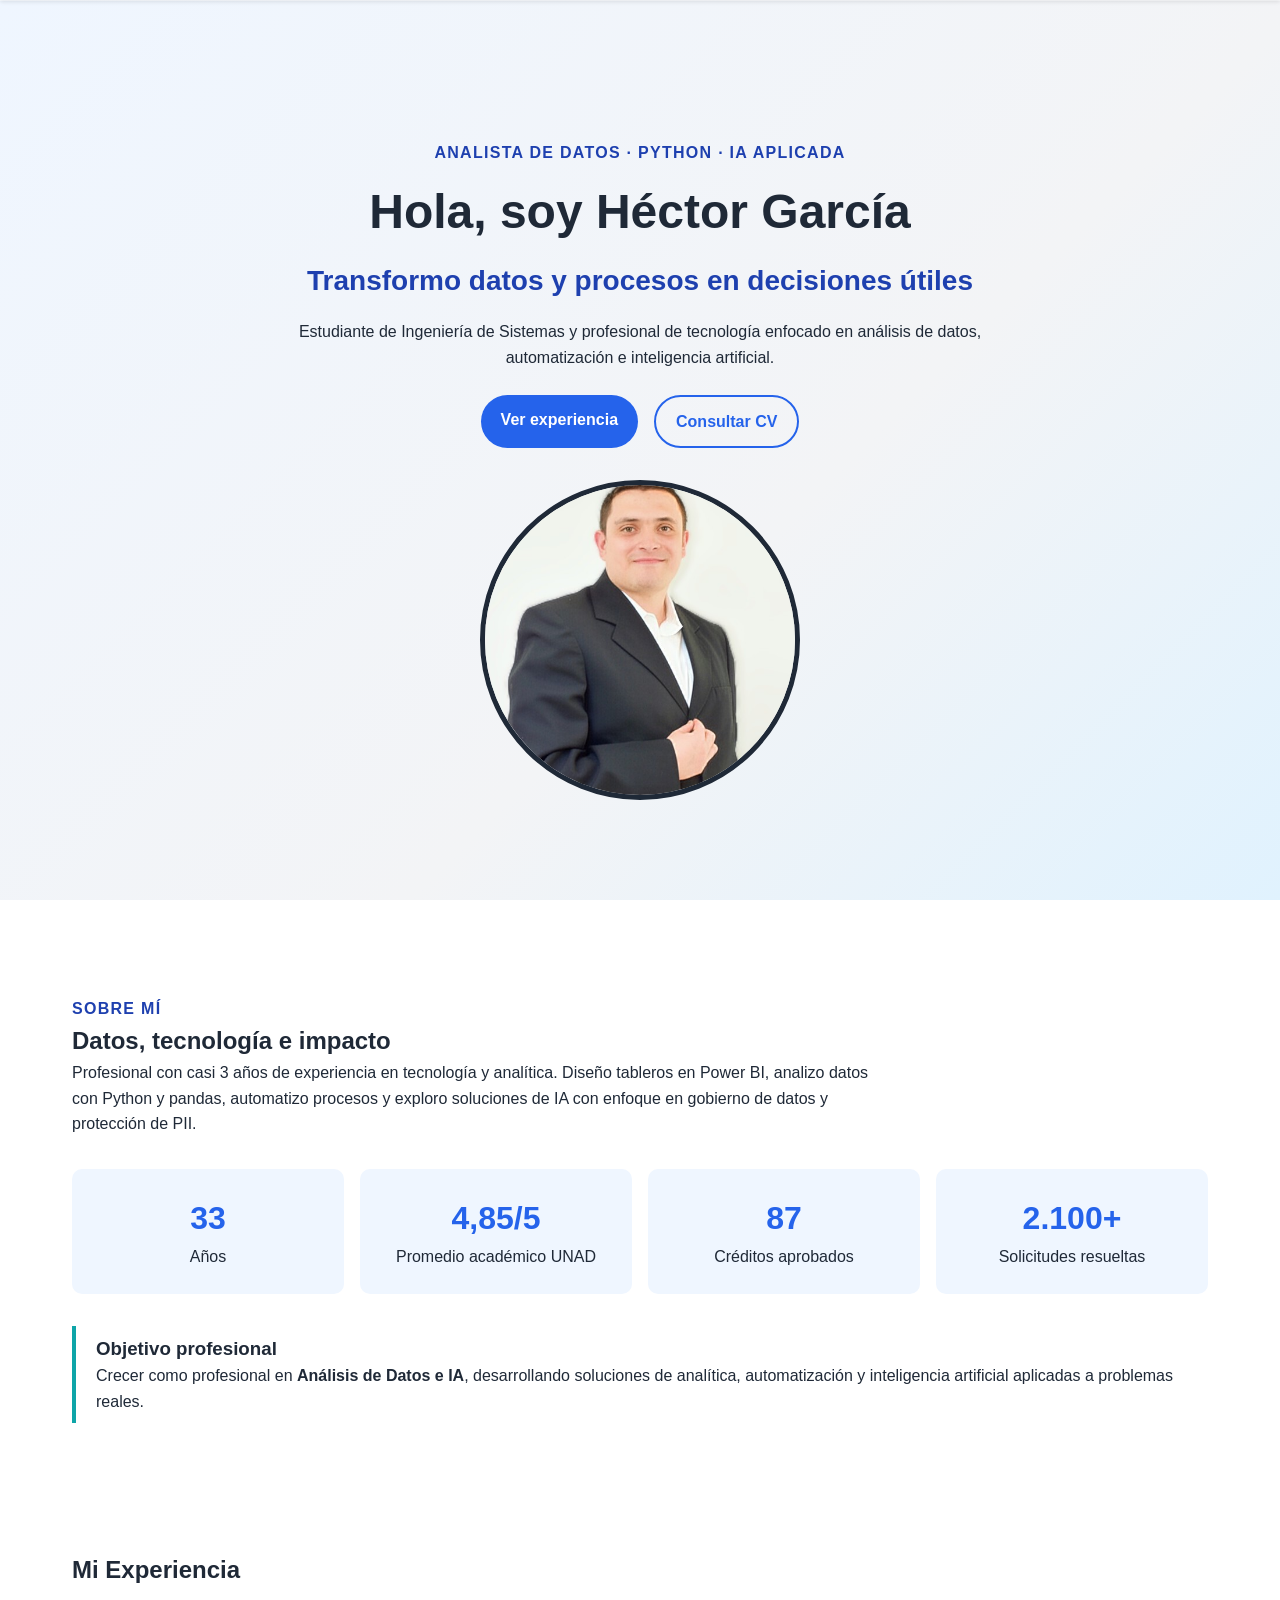
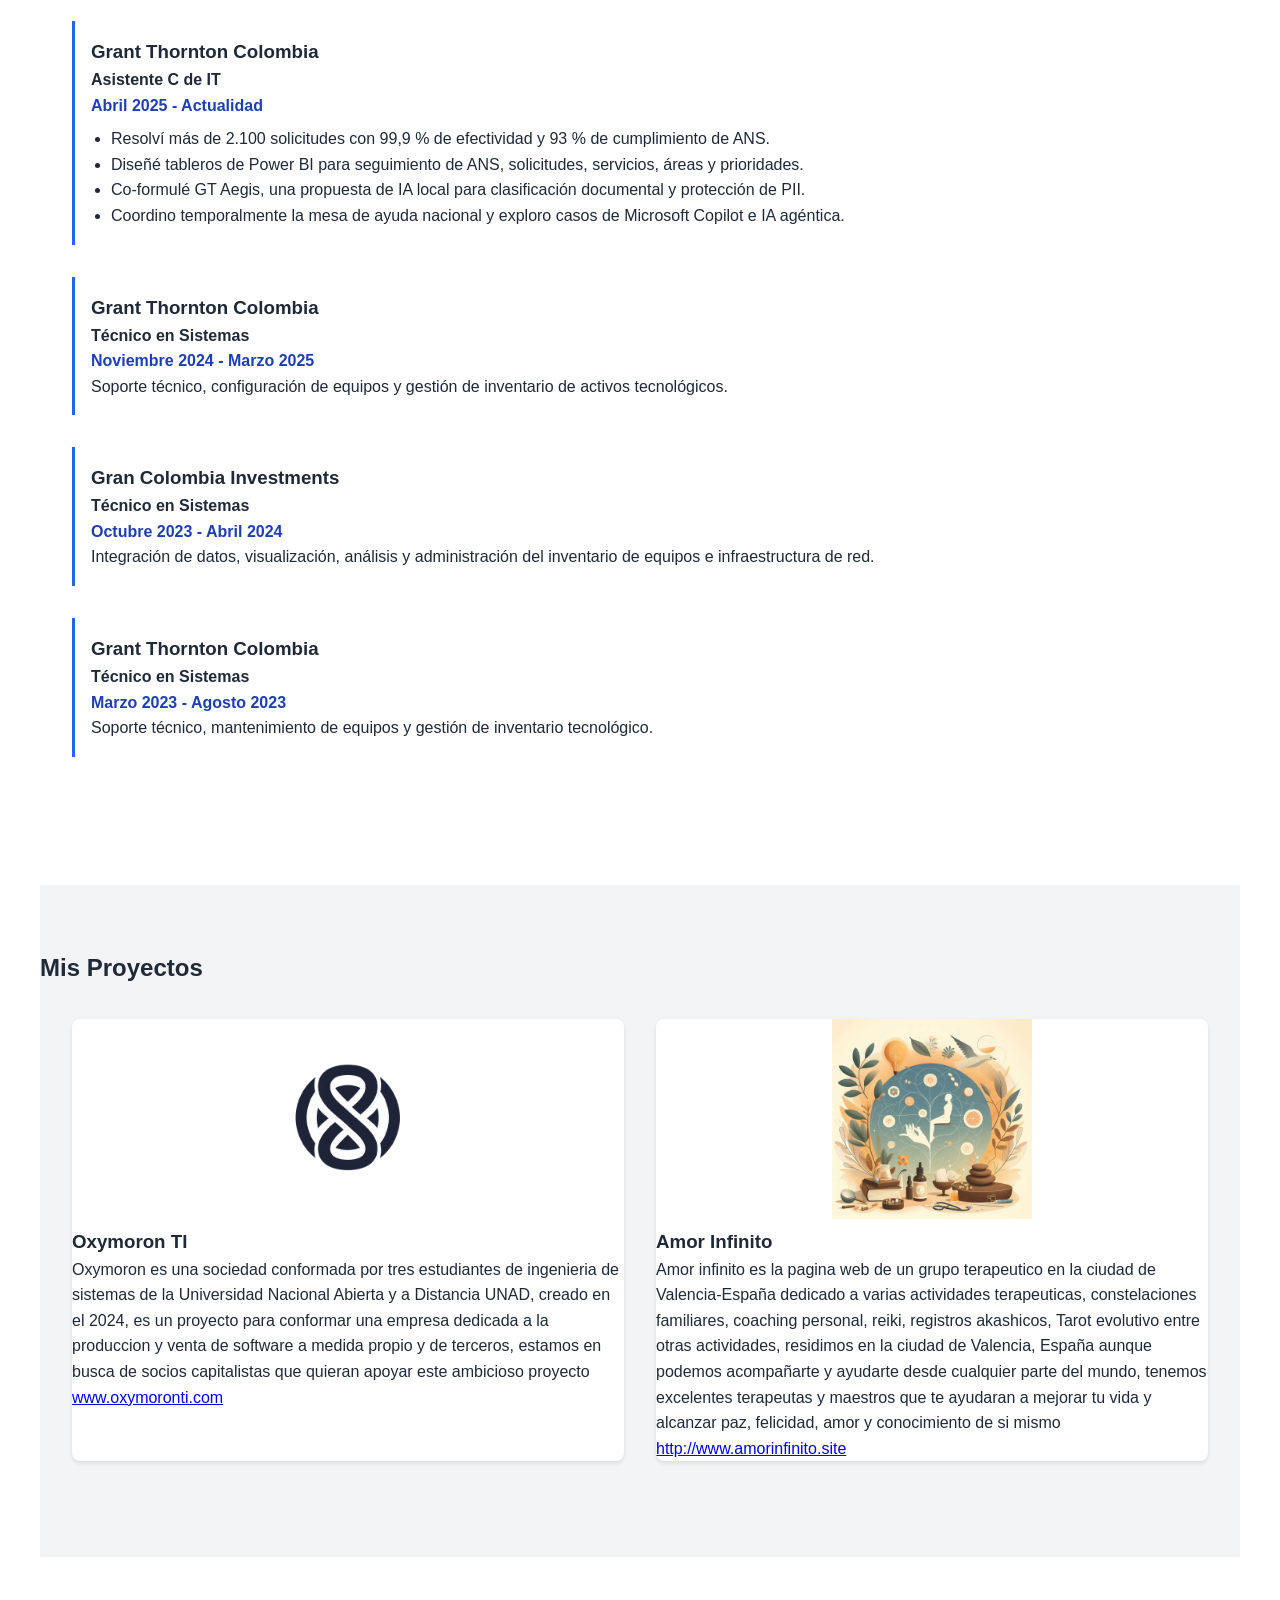
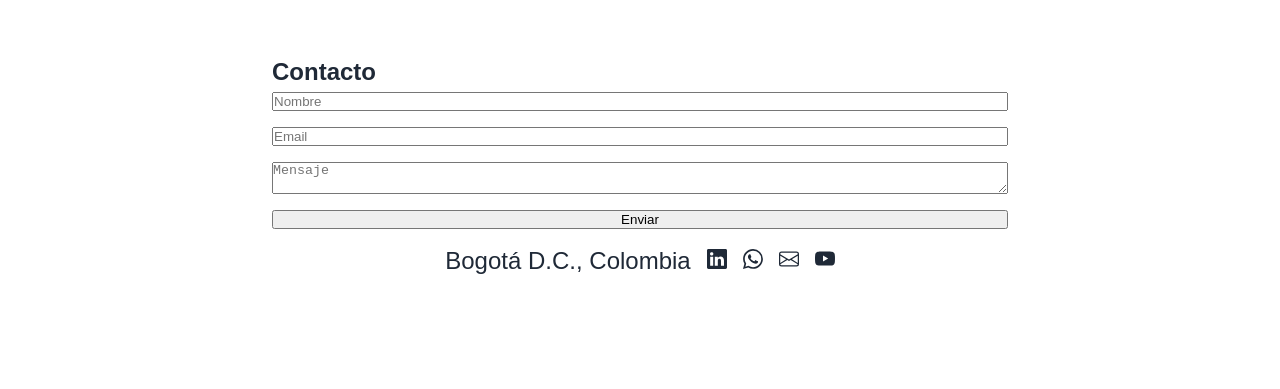
<file: index.html>
<!DOCTYPE html>
<html lang="es">
<head>
    <meta charset="UTF-8">
    <meta name="viewport" content="width=device-width, initial-scale=1.0">
    <title>Héctor García | Analista de Datos e IA</title>
    <meta name="description" content="Portafolio profesional de Héctor Jaime García Pizano, analista de datos e inteligencia artificial aplicada.">
    <script defer src="script.js"></script>
    <link rel="stylesheet" href="style.css">
</head>
<body>
    <header>
        <nav>
            <div class="logo">Héctor Jaime García Pizano</div>
            <div class="nav-links">
                <a href="#inicio">Inicio</a>
                <a href="#perfil">Perfil</a>
                <a href="#experiencia">Experiencia</a>
                <a href="#proyectos">Proyectos</a>
                <a href="#contacto">Contacto</a>
                <a href="CV-Héctor.html">CV</a>
            </div>
        </nav>
    </header>

    <section class="hero" id="inicio">
        <div class="hero-content">
            <p class="eyebrow">Analista de Datos · Python · IA aplicada</p>
            <h1>Hola, soy Héctor García</h1>
            <h2>Transformo datos y procesos en decisiones útiles</h2>
            <p class="hero-summary">Estudiante de Ingeniería de Sistemas y profesional de tecnología enfocado en análisis de datos, automatización e inteligencia artificial.</p>
            <div class="hero-actions">
                <a class="button button-primary" href="#experiencia">Ver experiencia</a>
                <a class="button button-secondary" href="CV-Héctor.html">Consultar CV</a>
            </div>
            <img src="img/perfil.jpg" alt="foto de perfil Hector">
        </div>
    </section>

    <section class="profile" id="perfil">
        <div class="profile-intro">
            <p class="eyebrow">Sobre mí</p>
            <h2>Datos, tecnología e impacto</h2>
            <p>Profesional con casi 3 años de experiencia en tecnología y analítica. Diseño tableros en Power BI, analizo datos con Python y pandas, automatizo procesos y exploro soluciones de IA con enfoque en gobierno de datos y protección de PII.</p>
        </div>
        <div class="profile-grid">
            <article class="profile-card">
                <strong>33</strong>
                <span>Años</span>
            </article>
            <article class="profile-card">
                <strong>4,85/5</strong>
                <span>Promedio académico UNAD</span>
            </article>
            <article class="profile-card">
                <strong>87</strong>
                <span>Créditos aprobados</span>
            </article>
            <article class="profile-card">
                <strong>2.100+</strong>
                <span>Solicitudes resueltas</span>
            </article>
        </div>
        <div class="goal">
            <h3>Objetivo profesional</h3>
            <p>Crecer como profesional en <strong>Análisis de Datos e IA</strong>, desarrollando soluciones de analítica, automatización y inteligencia artificial aplicadas a problemas reales.</p>
        </div>
    </section>

    <section class="experience" id="experiencia">
        <h2>Mi Experiencia</h2>
        <div class="timeline">
            <div class="timeline-item">
                <h3>Grant Thornton Colombia</h3>
                <h4>Asistente C de IT</h4>
                <p class="timeline-date">Abril 2025 - Actualidad</p>
                <ul>
                    <li>Resolví más de 2.100 solicitudes con 99,9 % de efectividad y 93 % de cumplimiento de ANS.</li>
                    <li>Diseñé tableros de Power BI para seguimiento de ANS, solicitudes, servicios, áreas y prioridades.</li>
                    <li>Co-formulé GT Aegis, una propuesta de IA local para clasificación documental y protección de PII.</li>
                    <li>Coordino temporalmente la mesa de ayuda nacional y exploro casos de Microsoft Copilot e IA agéntica.</li>
                </ul>
            </div>
            <div class="timeline-item">
                <h3>Grant Thornton Colombia</h3>
                <h4>Técnico en Sistemas</h4>
                <p class="timeline-date">Noviembre 2024 - Marzo 2025</p>
                <p>Soporte técnico, configuración de equipos y gestión de inventario de activos tecnológicos.</p>
            </div>
            <div class="timeline-item">
                <h3>Gran Colombia Investments</h3>
                <h4>Técnico en Sistemas</h4>
                <p class="timeline-date">Octubre 2023 - Abril 2024</p>
                <p>Integración de datos, visualización, análisis y administración del inventario de equipos e infraestructura de red.</p>
            </div>
            <div class="timeline-item">
                <h3>Grant Thornton Colombia</h3>
                <h4>Técnico en Sistemas</h4>
                <p class="timeline-date">Marzo 2023 - Agosto 2023</p>
                <p>Soporte técnico, mantenimiento de equipos y gestión de inventario tecnológico.</p>
            </div>
        </div>
    </section>

    <section class="projects" id="proyectos">
        <h2>Mis Proyectos</h2>
        <div class="projects-grid">
            <div class="project-card">
                <img class="project-logo" src="/img/Logo nuevo.png" alt="Proyecto Oxymoron TI">
                <div class="project-info">
                    <h3>Oxymoron TI</h3>
                    <p>Oxymoron es una sociedad conformada por tres estudiantes de ingenieria de sistemas de la Universidad Nacional Abierta y a Distancia UNAD, creado en el 2024, es un proyecto para conformar una empresa dedicada a la produccion y venta de software a medida propio y de terceros, estamos en busca de socios capitalistas que quieran apoyar este ambicioso proyecto</p>
                    <a href="https://www.oxymoronti.com" target="_blank">www.oxymoronti.com</a>
                </div>
            </div>
            <div class="project-card">
                <img class="project-logo" src="/img/amor.jpeg" alt="logo Amor Infinito">
                <div class="project-info">
                    <h3>Amor Infinito</h3>
                    <p>Amor infinito es la pagina web de un grupo terapeutico en  la ciudad de Valencia-España dedicado a varias actividades terapeuticas, constelaciones familiares, coaching personal, reiki, registros akashicos, Tarot evolutivo entre otras actividades, residimos en la ciudad de Valencia, España aunque podemos acompañarte y ayudarte desde cualquier parte del mundo, tenemos excelentes terapeutas y maestros que te ayudaran a mejorar tu vida y alcanzar paz, felicidad, amor y conocimiento de si mismo</p>
                    <a href="https://main.d3kz3qp288bu9t.amplifyapp.com/" target="_blank">http://www.amorinfinito.site</a>
                </div>
            </div>
            <!-- Añade más project-cards según necesites -->
        </div>
    </section>

    <section class="contact" id="contacto">
        <h2>Contacto</h2>
        <form>
            <input type="text" placeholder="Nombre" required>
            <input type="email" placeholder="Email" required>
            <textarea placeholder="Mensaje" required></textarea>
            <button type="submit">Enviar</button>
        </form>
        <div class="media">
            <ul>
                <li>Bogotá D.C., Colombia</li>
                <li><a href="https://www.linkedin.com/in/hecjapizano" target="_blank"><svg xmlns="http://www.w3.org/2000/svg" width="20" height="20" fill="currentColor" class="bi bi-linkedin" viewBox="0 0 16 16">
                    <path d="M0 1.146C0 .513.526 0 1.175 0h13.65C15.474 0 16 .513 16 1.146v13.708c0 .633-.526 1.146-1.175 1.146H1.175C.526 16 0 15.487 0 14.854zm4.943 12.248V6.169H2.542v7.225zm-1.2-8.212c.837 0 1.358-.554 1.358-1.248-.015-.709-.52-1.248-1.342-1.248S2.4 3.226 2.4 3.934c0 .694.521 1.248 1.327 1.248zm4.908 8.212V9.359c0-.216.016-.432.08-.586.173-.431.568-.878 1.232-.878.869 0 1.216.662 1.216 1.634v3.865h2.401V9.25c0-2.22-1.184-3.252-2.764-3.252-1.274 0-1.845.7-2.165 1.193v.025h-.016l.016-.025V6.169h-2.4c.03.678 0 7.225 0 7.225z"/>
                  </svg></a></li>
                <li><a href="https://wa.me/573028488818" target="_blank"><svg xmlns="http://www.w3.org/2000/svg" width="20" height="20" fill="currentColor" class="bi bi-whatsapp" viewBox="0 0 16 16">
                    <path d="M13.601 2.326A7.85 7.85 0 0 0 7.994 0C3.627 0 .068 3.558.064 7.926c0 1.399.366 2.76 1.057 3.965L0 16l4.204-1.102a7.9 7.9 0 0 0 3.79.965h.004c4.368 0 7.926-3.558 7.93-7.93A7.9 7.9 0 0 0 13.6 2.326zM7.994 14.521a6.6 6.6 0 0 1-3.356-.92l-.24-.144-2.494.654.666-2.433-.156-.251a6.56 6.56 0 0 1-1.007-3.505c0-3.626 2.957-6.584 6.591-6.584a6.56 6.56 0 0 1 4.66 1.931 6.56 6.56 0 0 1 1.928 4.66c-.004 3.639-2.961 6.592-6.592 6.592m3.615-4.934c-.197-.099-1.17-.578-1.353-.646-.182-.065-.315-.099-.445.099-.133.197-.513.646-.627.775-.114.133-.232.148-.43.05-.197-.1-.836-.308-1.592-.985-.59-.525-.985-1.175-1.103-1.372-.114-.198-.011-.304.088-.403.087-.088.197-.232.296-.346.1-.114.133-.198.198-.33.065-.134.034-.248-.015-.347-.05-.099-.445-1.076-.612-1.47-.16-.389-.323-.335-.445-.34-.114-.007-.247-.007-.38-.007a.73.73 0 0 0-.529.247c-.182.198-.691.677-.691 1.654s.71 1.916.81 2.049c.098.133 1.394 2.132 3.383 2.992.47.205.84.326 1.129.418.475.152.904.129 1.246.08.38-.058 1.171-.48 1.338-.943.164-.464.164-.86.114-.943-.049-.084-.182-.133-.38-.232"/>
                  </svg></a></li>
                <li><a href="mailto:hecjapizano@gmail.com"><svg xmlns="http://www.w3.org/2000/svg" width="20" height="20" fill="currentColor" class="bi bi-envelope" viewBox="0 0 16 16">
                    <path d="M0 4a2 2 0 0 1 2-2h12a2 2 0 0 1 2 2v8a2 2 0 0 1-2 2H2a2 2 0 0 1-2-2zm2-1a1 1 0 0 0-1 1v.217l7 4.2 7-4.2V4a1 1 0 0 0-1-1zm13 2.383-4.708 2.825L15 11.105zm-.034 6.876-5.64-3.471L8 9.583l-1.326-.795-5.64 3.47A1 1 0 0 0 2 13h12a1 1 0 0 0 .966-.741M1 11.105l4.708-2.897L1 5.383z"/>
                  </svg></a></li>
                <li><a href="http://www.youtube.com/@OxymoronTI" target="_blank"><svg xmlns="http://www.w3.org/2000/svg" width="20" height="20" fill="currentColor" class="bi bi-youtube" viewBox="0 0 16 16">
                    <path d="M8.051 1.999h.089c.822.003 4.987.033 6.11.335a2.01 2.01 0 0 1 1.415 1.42c.101.38.172.883.22 1.402l.01.104.022.26.008.104c.065.914.073 1.77.074 1.957v.075c-.001.194-.01 1.108-.082 2.06l-.008.105-.009.104c-.05.572-.124 1.14-.235 1.558a2.01 2.01 0 0 1-1.415 1.42c-1.16.312-5.569.334-6.18.335h-.142c-.309 0-1.587-.006-2.927-.052l-.17-.006-.087-.004-.171-.007-.171-.007c-1.11-.049-2.167-.128-2.654-.26a2.01 2.01 0 0 1-1.415-1.419c-.111-.417-.185-.986-.235-1.558L.09 9.82l-.008-.104A31 31 0 0 1 0 7.68v-.123c.002-.215.01-.958.064-1.778l.007-.103.003-.052.008-.104.022-.26.01-.104c.048-.519.119-1.023.22-1.402a2.01 2.01 0 0 1 1.415-1.42c.487-.13 1.544-.21 2.654-.26l.17-.007.172-.006.086-.003.171-.007A100 100 0 0 1 7.858 2zM6.4 5.209v4.818l4.157-2.408z"/>
                  </svg></a></li>
            </ul>
        </div>
    </section>
</body>
</html>
</file>
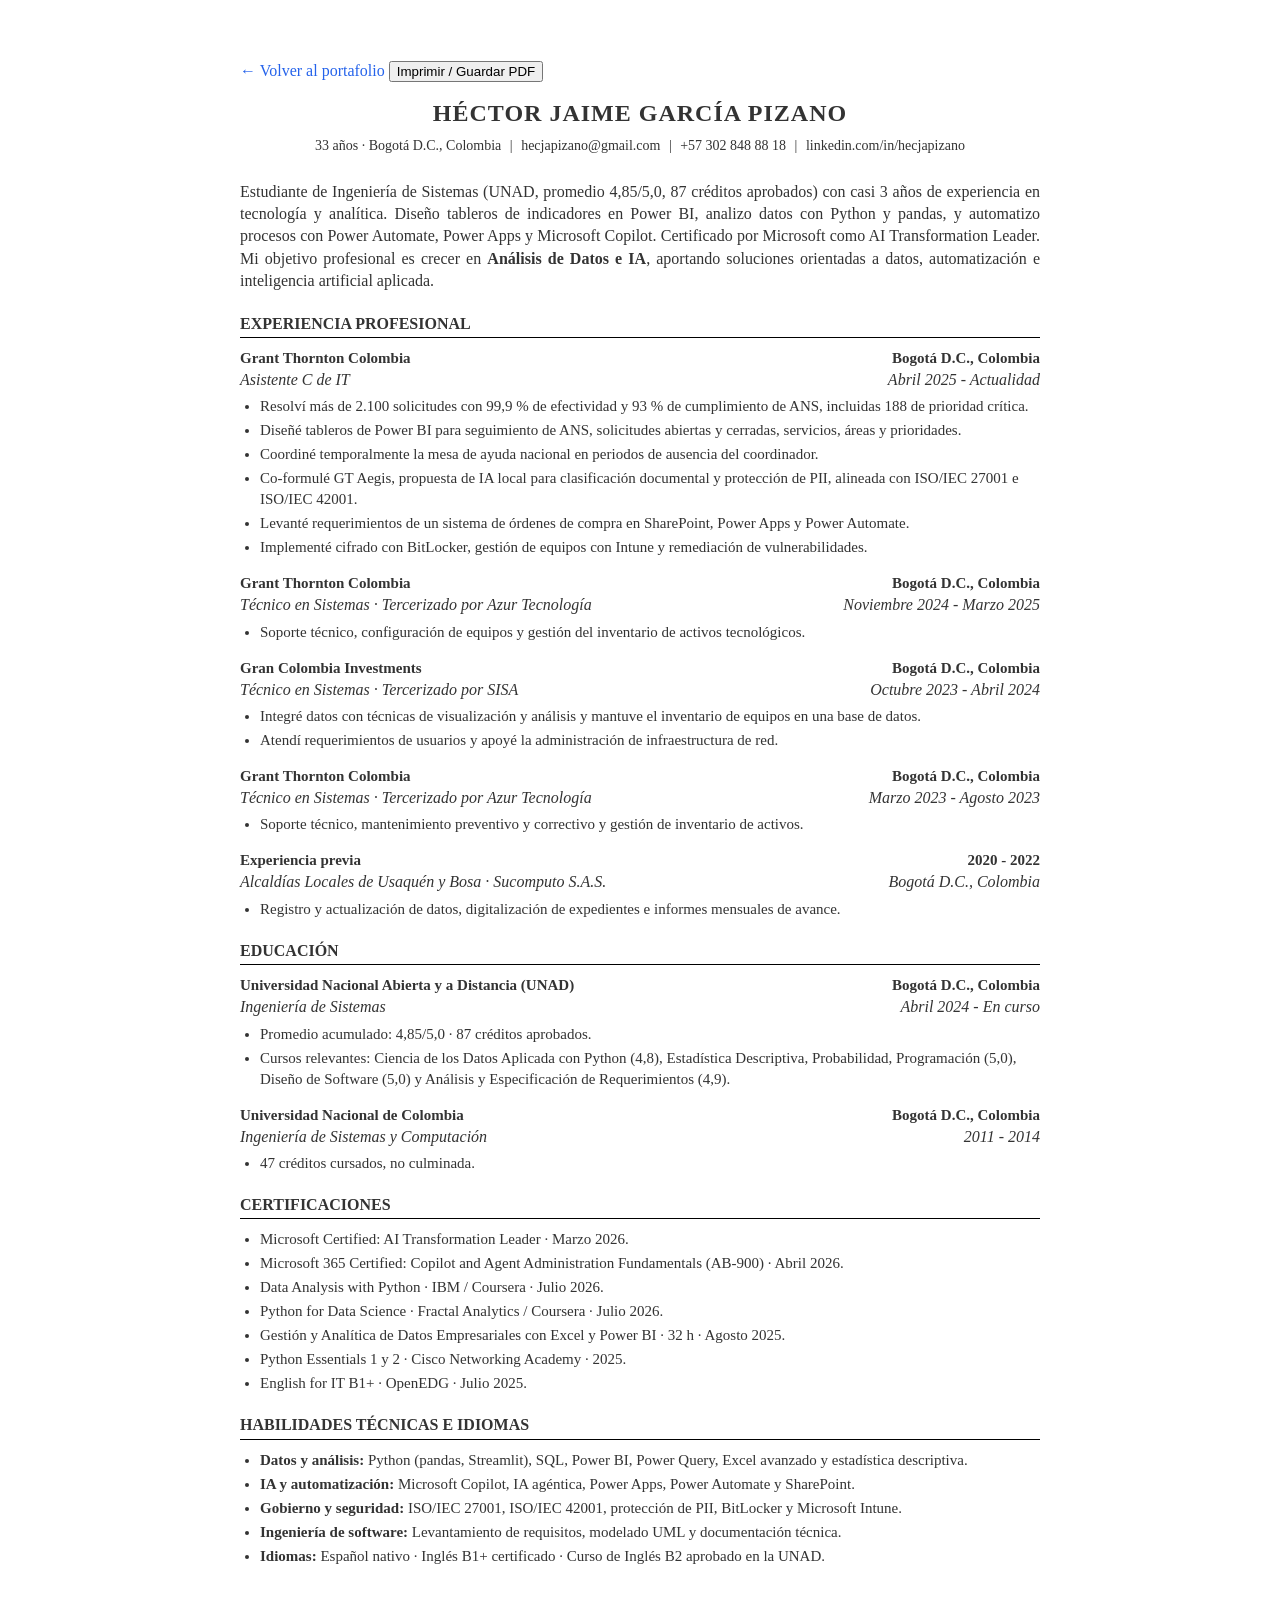
<file: CV-Héctor.html>
<!DOCTYPE html>
<html lang="es">
<head>
    <meta charset="UTF-8">
    <meta name="viewport" content="width=device-width, initial-scale=1.0">
    <title>CV - Héctor Jaime García Pizano</title>
    <style>
        /* ESTILOS GENERALES (Formato Harvard: Limpio y Sobrio) */
        body {
            font-family: 'Times New Roman', Times, serif; /* Fuente clásica y profesional */
            line-height: 1.4;
            color: #333;
            max-width: 800px;
            margin: 40px auto;
            padding: 20px;
            background-color: #fff;
        }

        /* ENCABEZADO */
        header {
            text-align: center;
            margin-bottom: 25px;
        }

        h1 {
            margin: 0;
            font-size: 24px;
            text-transform: uppercase;
            letter-spacing: 1px;
        }

        .contact-info {
            margin-top: 5px;
            font-size: 14px;
        }

        .contact-info span {
            margin: 0 5px;
        }

        a {
            color: #333;
            text-decoration: none;
        }

        /* SECCIONES */
        section {
            margin-bottom: 20px;
        }

        h2 {
            font-size: 16px;
            text-transform: uppercase;
            border-bottom: 1px solid #000;
            margin-bottom: 10px;
            padding-bottom: 2px;
        }

        /* EXPERIENCIA Y EDUCACIÓN */
        .entry-header {
            display: flex;
            justify-content: space-between;
            font-weight: bold;
            font-size: 15px;
        }

        .entry-sub {
            display: flex;
            justify-content: space-between;
            font-style: italic;
            margin-bottom: 5px;
        }

        ul {
            margin-top: 5px;
            padding-left: 20px;
            font-size: 15px;
        }

        li {
            margin-bottom: 3px;
        }

        /* UTILIDADES */
        .text-justify {
            text-align: justify;
        }

        .back-link {
            display: inline-block;
            margin-bottom: 15px;
            color: #2563eb;
        }

        @media print {
            body {
                margin: 0;
                padding: 10px 20px;
            }
            .back-link,
            .print-button {
                display: none;
            }
        }
    </style>
</head>
<body>
    <a class="back-link" href="index.html">&larr; Volver al portafolio</a>
    <button class="print-button" type="button" onclick="window.print()">Imprimir / Guardar PDF</button>

    <header>
        <h1>Héctor Jaime García Pizano</h1>
        <div class="contact-info">
            <span>33 años · Bogotá D.C., Colombia</span> |
            <span><a href="mailto:hecjapizano@gmail.com">hecjapizano@gmail.com</a></span> |
            <span><a href="http://wa.me/+573028488818">+57 302 848 88 18</a></span> |
            <span><a href="https://www.linkedin.com/in/hecjapizano" target="_blank">linkedin.com/in/hecjapizano</a></span>
        </div>
    </header>

    <section>
        <p class="text-justify">
            Estudiante de Ingeniería de Sistemas (UNAD, promedio 4,85/5,0, 87 créditos aprobados) con casi 3 años de experiencia en tecnología y analítica. Diseño tableros de indicadores en Power BI, analizo datos con Python y pandas, y automatizo procesos con Power Automate, Power Apps y Microsoft Copilot. Certificado por Microsoft como AI Transformation Leader. Mi objetivo profesional es crecer en <strong>Análisis de Datos e IA</strong>, aportando soluciones orientadas a datos, automatización e inteligencia artificial aplicada.
        </p>
    </section>

    <section>
        <h2>Experiencia Profesional</h2>

        <div class="job-entry">
            <div class="entry-header">
                <span>Grant Thornton Colombia</span>
                <span>Bogotá D.C., Colombia</span>
            </div>
            <div class="entry-sub">
                <span>Asistente C de IT</span>
                <span>Abril 2025 - Actualidad</span>
            </div>
            <ul>
                <li>Resolví más de 2.100 solicitudes con 99,9 % de efectividad y 93 % de cumplimiento de ANS, incluidas 188 de prioridad crítica.</li>
                <li>Diseñé tableros de Power BI para seguimiento de ANS, solicitudes abiertas y cerradas, servicios, áreas y prioridades.</li>
                <li>Coordiné temporalmente la mesa de ayuda nacional en periodos de ausencia del coordinador.</li>
                <li>Co-formulé GT Aegis, propuesta de IA local para clasificación documental y protección de PII, alineada con ISO/IEC 27001 e ISO/IEC 42001.</li>
                <li>Levanté requerimientos de un sistema de órdenes de compra en SharePoint, Power Apps y Power Automate.</li>
                <li>Implementé cifrado con BitLocker, gestión de equipos con Intune y remediación de vulnerabilidades.</li>
            </ul>
        </div>

        <div class="job-entry">
            <div class="entry-header">
                <span>Grant Thornton Colombia</span>
                <span>Bogotá D.C., Colombia</span>
            </div>
            <div class="entry-sub">
                <span>Técnico en Sistemas · Tercerizado por Azur Tecnología</span>
                <span>Noviembre 2024 - Marzo 2025</span>
            </div>
            <ul>
                <li>Soporte técnico, configuración de equipos y gestión del inventario de activos tecnológicos.</li>
            </ul>
        </div>

        <div class="job-entry">
            <div class="entry-header">
                <span>Gran Colombia Investments</span>
                <span>Bogotá D.C., Colombia</span>
            </div>
            <div class="entry-sub">
                <span>Técnico en Sistemas · Tercerizado por SISA</span>
                <span>Octubre 2023 - Abril 2024</span>
            </div>
            <ul>
                <li>Integré datos con técnicas de visualización y análisis y mantuve el inventario de equipos en una base de datos.</li>
                <li>Atendí requerimientos de usuarios y apoyé la administración de infraestructura de red.</li>
            </ul>
        </div>

        <div class="job-entry">
            <div class="entry-header">
                <span>Grant Thornton Colombia</span>
                <span>Bogotá D.C., Colombia</span>
            </div>
            <div class="entry-sub">
                <span>Técnico en Sistemas · Tercerizado por Azur Tecnología</span>
                <span>Marzo 2023 - Agosto 2023</span>
            </div>
            <ul>
                <li>Soporte técnico, mantenimiento preventivo y correctivo y gestión de inventario de activos.</li>
            </ul>
        </div>

        <div class="job-entry">
            <div class="entry-header">
                <span>Experiencia previa</span>
                <span>2020 - 2022</span>
            </div>
            <div class="entry-sub">
                <span>Alcaldías Locales de Usaquén y Bosa · Sucomputo S.A.S.</span>
                <span>Bogotá D.C., Colombia</span>
            </div>
            <ul>
                <li>Registro y actualización de datos, digitalización de expedientes e informes mensuales de avance.</li>
            </ul>
        </div>
    </section>

    <section>
        <h2>Educación</h2>

        <div class="edu-entry">
            <div class="entry-header">
                <span>Universidad Nacional Abierta y a Distancia (UNAD)</span>
                <span>Bogotá D.C., Colombia</span>
            </div>
            <div class="entry-sub">
                <span>Ingeniería de Sistemas</span>
                <span>Abril 2024 - En curso</span>
            </div>
            <ul>
                <li>Promedio acumulado: 4,85/5,0 · 87 créditos aprobados.</li>
                <li>Cursos relevantes: Ciencia de los Datos Aplicada con Python (4,8), Estadística Descriptiva, Probabilidad, Programación (5,0), Diseño de Software (5,0) y Análisis y Especificación de Requerimientos (4,9).</li>
            </ul>
        </div>

        <div class="edu-entry">
            <div class="entry-header">
                <span>Universidad Nacional de Colombia</span>
                <span>Bogotá D.C., Colombia</span>
            </div>
            <div class="entry-sub">
                <span>Ingeniería de Sistemas y Computación</span>
                <span>2011 - 2014</span>
            </div>
            <ul>
                <li>47 créditos cursados, no culminada.</li>
            </ul>
        </div>
    </section>

    <section>
        <h2>Certificaciones</h2>
        <ul>
            <li>Microsoft Certified: AI Transformation Leader · Marzo 2026.</li>
            <li>Microsoft 365 Certified: Copilot and Agent Administration Fundamentals (AB-900) · Abril 2026.</li>
            <li>Data Analysis with Python · IBM / Coursera · Julio 2026.</li>
            <li>Python for Data Science · Fractal Analytics / Coursera · Julio 2026.</li>
            <li>Gestión y Analítica de Datos Empresariales con Excel y Power BI · 32 h · Agosto 2025.</li>
            <li>Python Essentials 1 y 2 · Cisco Networking Academy · 2025.</li>
            <li>English for IT B1+ · OpenEDG · Julio 2025.</li>
        </ul>
    </section>

    <section>
        <h2>Habilidades Técnicas e Idiomas</h2>
        <ul>
            <li><strong>Datos y análisis:</strong> Python (pandas, Streamlit), SQL, Power BI, Power Query, Excel avanzado y estadística descriptiva.</li>
            <li><strong>IA y automatización:</strong> Microsoft Copilot, IA agéntica, Power Apps, Power Automate y SharePoint.</li>
            <li><strong>Gobierno y seguridad:</strong> ISO/IEC 27001, ISO/IEC 42001, protección de PII, BitLocker y Microsoft Intune.</li>
            <li><strong>Ingeniería de software:</strong> Levantamiento de requisitos, modelado UML y documentación técnica.</li>
            <li><strong>Idiomas:</strong> Español nativo · Inglés B1+ certificado · Curso de Inglés B2 aprobado en la UNAD.</li>
        </ul>
    </section>

</body>

</html>
</file>
<file: style.css>
/* Variables CSS */
:root {
    --primary-color: #2563eb;
    --secondary-color: #1e40af;
    --accent-color: #0ea5a8;
    --text-color: #1f2937;
    --bg-color: #ffffff;
}

* {
    margin: 0;
    padding: 0;
    box-sizing: border-box;
}

body {
    font-family: 'Inter', sans-serif;
    line-height: 1.6;
    color: var(--text-color);
}

/* Header y Navegación */
header {
    background-color: var(--bg-color);
    box-shadow: 0 2px 4px rgba(0,0,0,0.1);
    position: fixed;
    width: 100%;
    top: 0;
    z-index: 1000;
}

nav {
    max-width: 1200px;
    margin: 0 auto;
    padding: 1rem;
    display: flex;
    justify-content: space-between;
    align-items: center;
}

.nav-links {
    display: flex;
    gap: 2rem;
}

.nav-links a {
    text-decoration: none;
    color: var(--text-color);
    font-weight: 500;
}

.logo {
    font-weight: 700;
}

/* Sección Hero */
.hero {
    min-height: 100vh;
    display: flex;
    align-items: center;
    justify-content: center;
    text-align: center;
    padding: 7rem 1rem 4rem;
    background: linear-gradient(135deg, #eff6ff 0%, #f3f4f6 60%, #e0f2fe 100%);
}

.hero-content {
    max-width: 900px;
}

.eyebrow {
    color: var(--secondary-color);
    font-weight: 700;
    text-transform: uppercase;
    letter-spacing: 0.08em;
}

.hero-content h1 {
    font-size: 3rem;
    margin: 0.5rem 0;
}

.hero-content h2 {
    color: var(--secondary-color);
    font-size: 1.75rem;
}

.hero-summary {
    max-width: 700px;
    margin: 1rem auto 1.5rem;
}

.hero-actions {
    display: flex;
    justify-content: center;
    gap: 1rem;
    margin-bottom: 2rem;
}

.button {
    border-radius: 999px;
    padding: 0.75rem 1.25rem;
    text-decoration: none;
    font-weight: 700;
}

.button-primary {
    background: var(--primary-color);
    color: white;
}

.button-secondary {
    border: 2px solid var(--primary-color);
    color: var(--primary-color);
}

.hero-content img{
    width: 320px;
    height: 320px;
    border-radius: 50%;
    object-fit: cover;
    border: 5px solid var(--text-color);
}

.profile {
    max-width: 1200px;
    margin: 4rem auto;
    padding: 2rem;
}

.profile-intro {
    max-width: 800px;
}

.profile-grid {
    display: grid;
    grid-template-columns: repeat(4, 1fr);
    gap: 1rem;
    margin: 2rem 0;
}

.profile-card {
    background: #eff6ff;
    border-radius: 10px;
    padding: 1.5rem;
    text-align: center;
}

.profile-card strong,
.profile-card span {
    display: block;
}

.profile-card strong {
    color: var(--primary-color);
    font-size: 2rem;
}

.goal {
    border-left: 4px solid var(--accent-color);
    padding: 0.5rem 0 0.5rem 1.25rem;
}

/* Sección Experiencia */
.experience {
    max-width: 1200px;
    margin: 4rem auto;
    padding: 2rem;
}

.timeline {
    position: relative;
    margin: 2rem 0;
}

.timeline-item {
    margin-bottom: 2rem;
    padding: 1rem;
    border-left: 3px solid var(--primary-color);
    position: relative;
}

.timeline-item ul {
    margin: 0.5rem 0 0 1.25rem;
}

.timeline-date {
    color: var(--secondary-color);
    font-weight: 600;
}

/* Sección Proyectos */
.projects {
    max-width: 1200px;
    background-color: #f3f4f6;
    margin: 4rem auto;
    padding: 4rem 0;
}

.projects-grid {
    max-width: 1200px;
    margin: 0 auto;
    display: grid;
    grid-template-columns: repeat(auto-fit, minmax(300px, 1fr));
    gap: 2rem;
    padding: 2rem;
}

.project-card {
    background: var(--bg-color);
    border-radius: 8px;
    overflow: hidden;
    box-shadow: 0 2px 4px rgba(0,0,0,0.1);
    transition: transform 0.3s ease;
}

.project-card:hover {
    transform: translateY(-5px);
}
.project-logo{
    width: 100%;
    height: 200px;
    object-fit: contain;
}
/* Sección Contacto */
.contact {
    max-width: 800px;
    margin: 4rem auto;
    padding: 2rem;
}

.contact form {
    display: grid;
    gap: 1rem;
}
.media{
    display: flex;
    justify-content: center;
    gap: 1rem;
}
.media ul{
    display: flex;
    justify-content: space-between;
    align-items: center;
    gap: 1rem;
    padding: 0.8rem auto;
    margin: 0.8rem auto;
}
.media li {
    list-style: none;
    color: var(--text-color);
    font-size: 1.5rem;
}
.media a{
    color: var(--text-color);
    font-size: 1.5rem;
    text-decoration: none;
}
/* Responsive */
@media (max-width: 768px) {
    .nav-links {
        display: none;
    }

    header nav {
        justify-content: center;
    }

    .hero-content h1 {
        font-size: 2rem;
    }

    .hero-content h2 {
        font-size: 1.35rem;
    }

    .hero-content img {
        width: 240px;
        height: 240px;
    }

    .hero-actions {
        flex-direction: column;
        align-items: center;
    }

    .profile-grid {
        grid-template-columns: repeat(2, 1fr);
    }

    .projects,
    .experience,
    .profile {
        margin: 2rem auto;
        padding: 1.25rem;
    }
}

@media (max-width: 480px) {
    .profile-grid {
        grid-template-columns: 1fr;
    }
}
</file>
